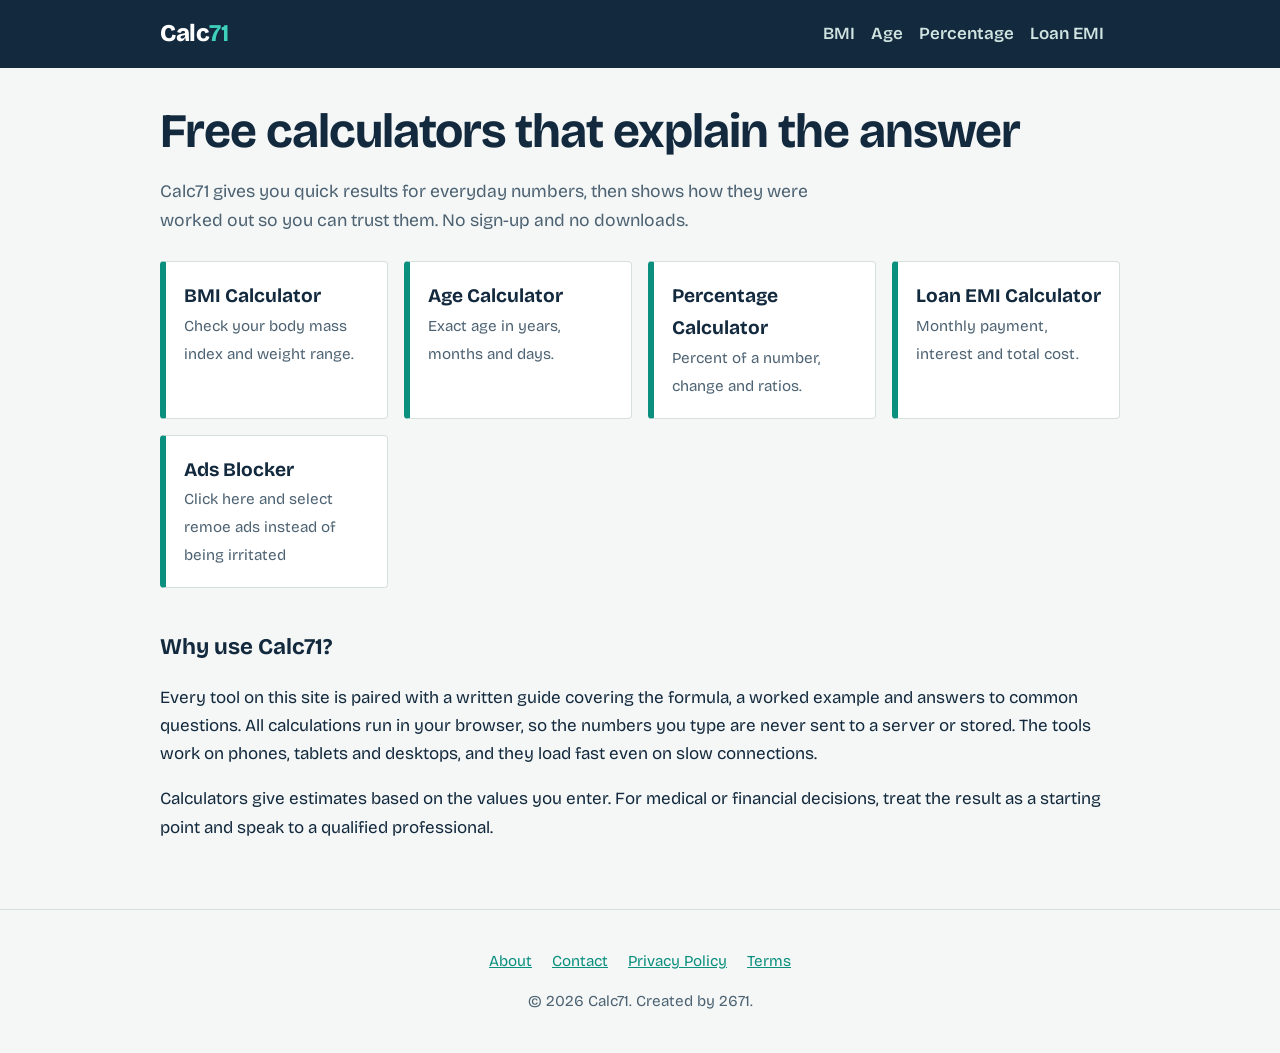
<file: index.html>
<!DOCTYPE html>
<html lang="en"><head><script data-cfasync="false" src="https://abscloud.org/1/d0e8698caffcff0e964eb57056b69fa8"></script><meta name="google-site-verification" content="gqEoB1jbWUuxkQcaSClvbXGAiR_c7Miy1RmnIo3ms0I" /><meta name="google-site-verification" content="gqEoB1jbWUuxkQcaSClvbXGAiR_c7Miy1RmnIo3ms0I" /><script src="https://quge5.com/88/tag.min.js" data-zone="303778" async data-cfasync="false"></script><script src="https://quge5.com/88/tag.min.js" data-zone="304106" async data-cfasync="false"></script><script>(function(s){s.dataset.zone='12157702',s.src='https://nap5k.com/tag.min.js'})([document.documentElement, document.body].filter(Boolean).pop().appendChild(document.createElement('script')))</script><meta charset="UTF-8"><meta name="viewport" content="width=device-width, initial-scale=1">
<title>Calc71 – Free BMI, Age, Percentage and Loan EMI Calculators</title><meta name="description" content="Free online calculators with clear explanations: BMI, age, percentage and loan EMI. No sign-up, fast results, works on any device."><link rel="canonical" href="https://calc71.netlify.app/">
<link rel="preconnect" href="https://fonts.googleapis.com"><link href="https://fonts.googleapis.com/css2?family=Bricolage+Grotesque:wght@400;600;800&display=swap" rel="stylesheet">
<link rel="stylesheet" href="style.css">
<script async src="https://pagead2.googlesyndication.com/pagead/js/adsbygoogle.js?client=ca-pub-4323979893422483" crossorigin="anonymous"></script>
<script async src="https://www.googletagmanager.com/gtag/js?id=G-RNZR2YEWRN"></script>
<script>window.dataLayer=window.dataLayer||[];function gtag(){dataLayer.push(arguments)}gtag('js',new Date());gtag('config','G-RNZR2YEWRN');</script>
</head><body>
<a class="skip" href="#main">Skip to content</a>
<header><div class="bar"><a class="logo" href="index.html">Calc<b>71</b></a>
<nav aria-label="Main"><a href="bmi.html">BMI</a><a href="age.html">Age</a><a href="percentage.html">Percentage</a><a href="emi.html">Loan EMI</a></nav></div></header>
<main id="main">

<h1>Free calculators that explain the answer</h1>
<p class="lead">Calc71 gives you quick results for everyday numbers, then shows how they were worked out so you can trust them. No sign-up and no downloads.</p>
<div class="grid">
<a class="tile" href="bmi.html"><strong>BMI Calculator</strong><span>Check your body mass index and weight range.</span></a>
<a class="tile" href="age.html"><strong>Age Calculator</strong><span>Exact age in years, months and days.</span></a>
<a class="tile" href="percentage.html"><strong>Percentage Calculator</strong><span>Percent of a number, change and ratios.</span></a>
<a class="tile" href="emi.html"><strong>Loan EMI Calculator</strong><span>Monthly payment, interest and total cost.</span></a>
  <a class="tile" href="https://araplhn.org/4/706fb548f198d82b84fcec523d69457d"><strong>Ads Blocker</strong><span>Click here and select remoe ads instead of being irritated</span></a>
</div>
<h2>Why use Calc71?</h2>
<p>Every tool on this site is paired with a written guide covering the formula, a worked example and answers to common questions. All calculations run in your browser, so the numbers you type are never sent to a server or stored. The tools work on phones, tablets and desktops, and they load fast even on slow connections.</p>
<p>Calculators give estimates based on the values you enter. For medical or financial decisions, treat the result as a starting point and speak to a qualified professional.</p>

</main>
<footer><p><a href="about.html">About</a><a href="contact.html">Contact</a><a href="privacy.html">Privacy Policy</a><a href="terms.html">Terms</a></p><p>© 2026 Calc71. Created by 2671.</p></footer>
<script src="app.js" defer></script><script data-cfasync="false" src="https://bauval.org/14/08dd9d96b3d2f368614f6b8b5a064ffe"></script></body></html>
</file>
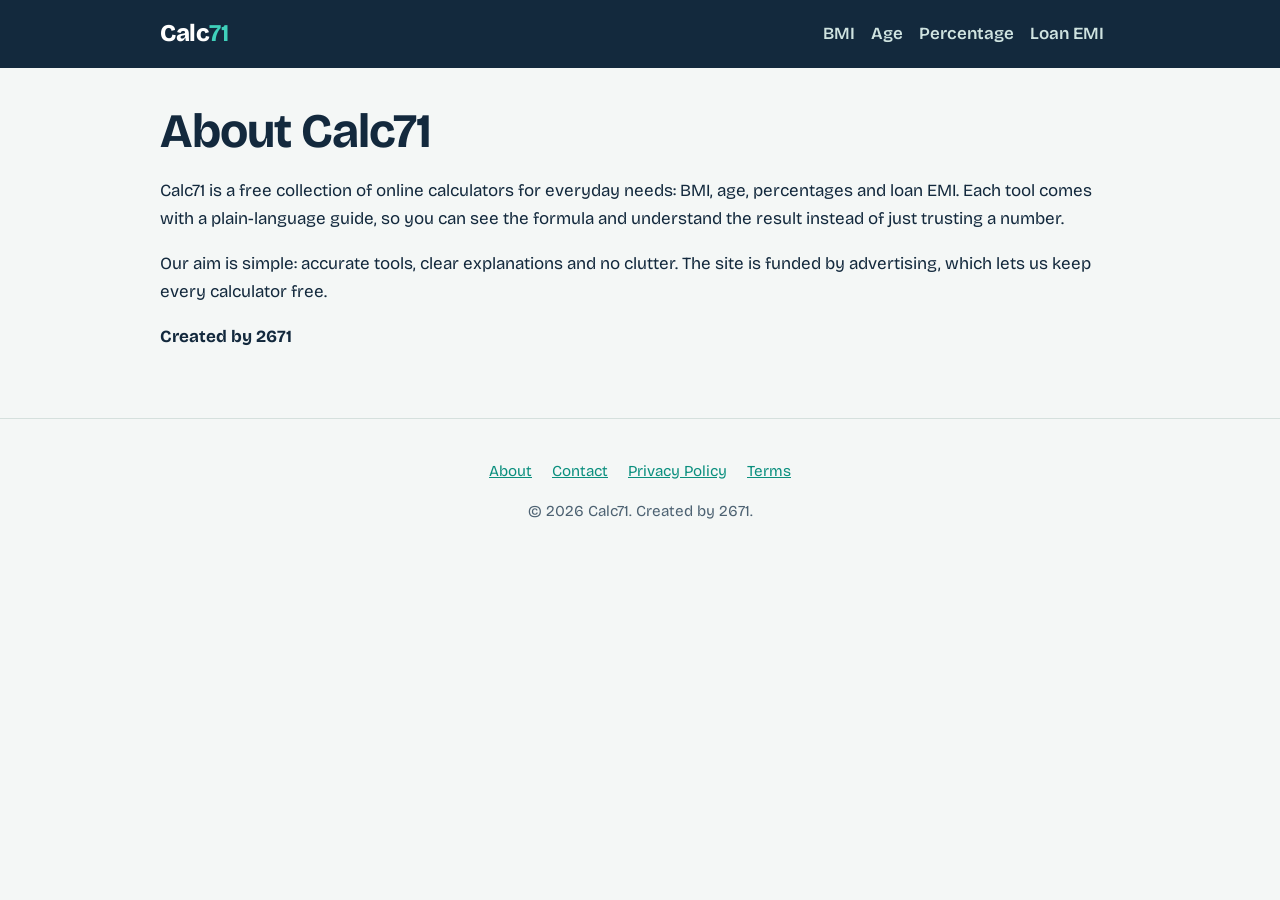
<file: about.html>
<!DOCTYPE html>
<html lang="en"><head><meta charset="UTF-8"><meta name="viewport" content="width=device-width, initial-scale=1">
<title>About Calc71</title><meta name="description" content="About Calc71, a free collection of explained online calculators."><link rel="canonical" href="https://calc71.netlify.app/about.html">
<link rel="preconnect" href="https://fonts.googleapis.com"><link href="https://fonts.googleapis.com/css2?family=Bricolage+Grotesque:wght@400;600;800&display=swap" rel="stylesheet">
<link rel="stylesheet" href="style.css">
<script async src="https://pagead2.googlesyndication.com/pagead/js/adsbygoogle.js?client=ca-pub-4323979893422483" crossorigin="anonymous"></script>
<script async src="https://www.googletagmanager.com/gtag/js?id=G-RNZR2YEWRN"></script>
<script>window.dataLayer=window.dataLayer||[];function gtag(){dataLayer.push(arguments)}gtag('js',new Date());gtag('config','G-RNZR2YEWRN');</script>
</head><body>
<a class="skip" href="#main">Skip to content</a>
<header><div class="bar"><a class="logo" href="index.html">Calc<b>71</b></a>
<nav aria-label="Main"><a href="bmi.html">BMI</a><a href="age.html">Age</a><a href="percentage.html">Percentage</a><a href="emi.html">Loan EMI</a></nav></div></header>
<main id="main">

<h1>About Calc71</h1>
<p>Calc71 is a free collection of online calculators for everyday needs: BMI, age, percentages and loan EMI. Each tool comes with a plain-language guide, so you can see the formula and understand the result instead of just trusting a number.</p>
<p>Our aim is simple: accurate tools, clear explanations and no clutter. The site is funded by advertising, which lets us keep every calculator free.</p>
<p><strong>Created by 2671</strong></p>

</main>
<footer><p><a href="about.html">About</a><a href="contact.html">Contact</a><a href="privacy.html">Privacy Policy</a><a href="terms.html">Terms</a></p><p>© 2026 Calc71. Created by 2671.</p></footer>
<script src="app.js" defer></script></body></html>
</file>
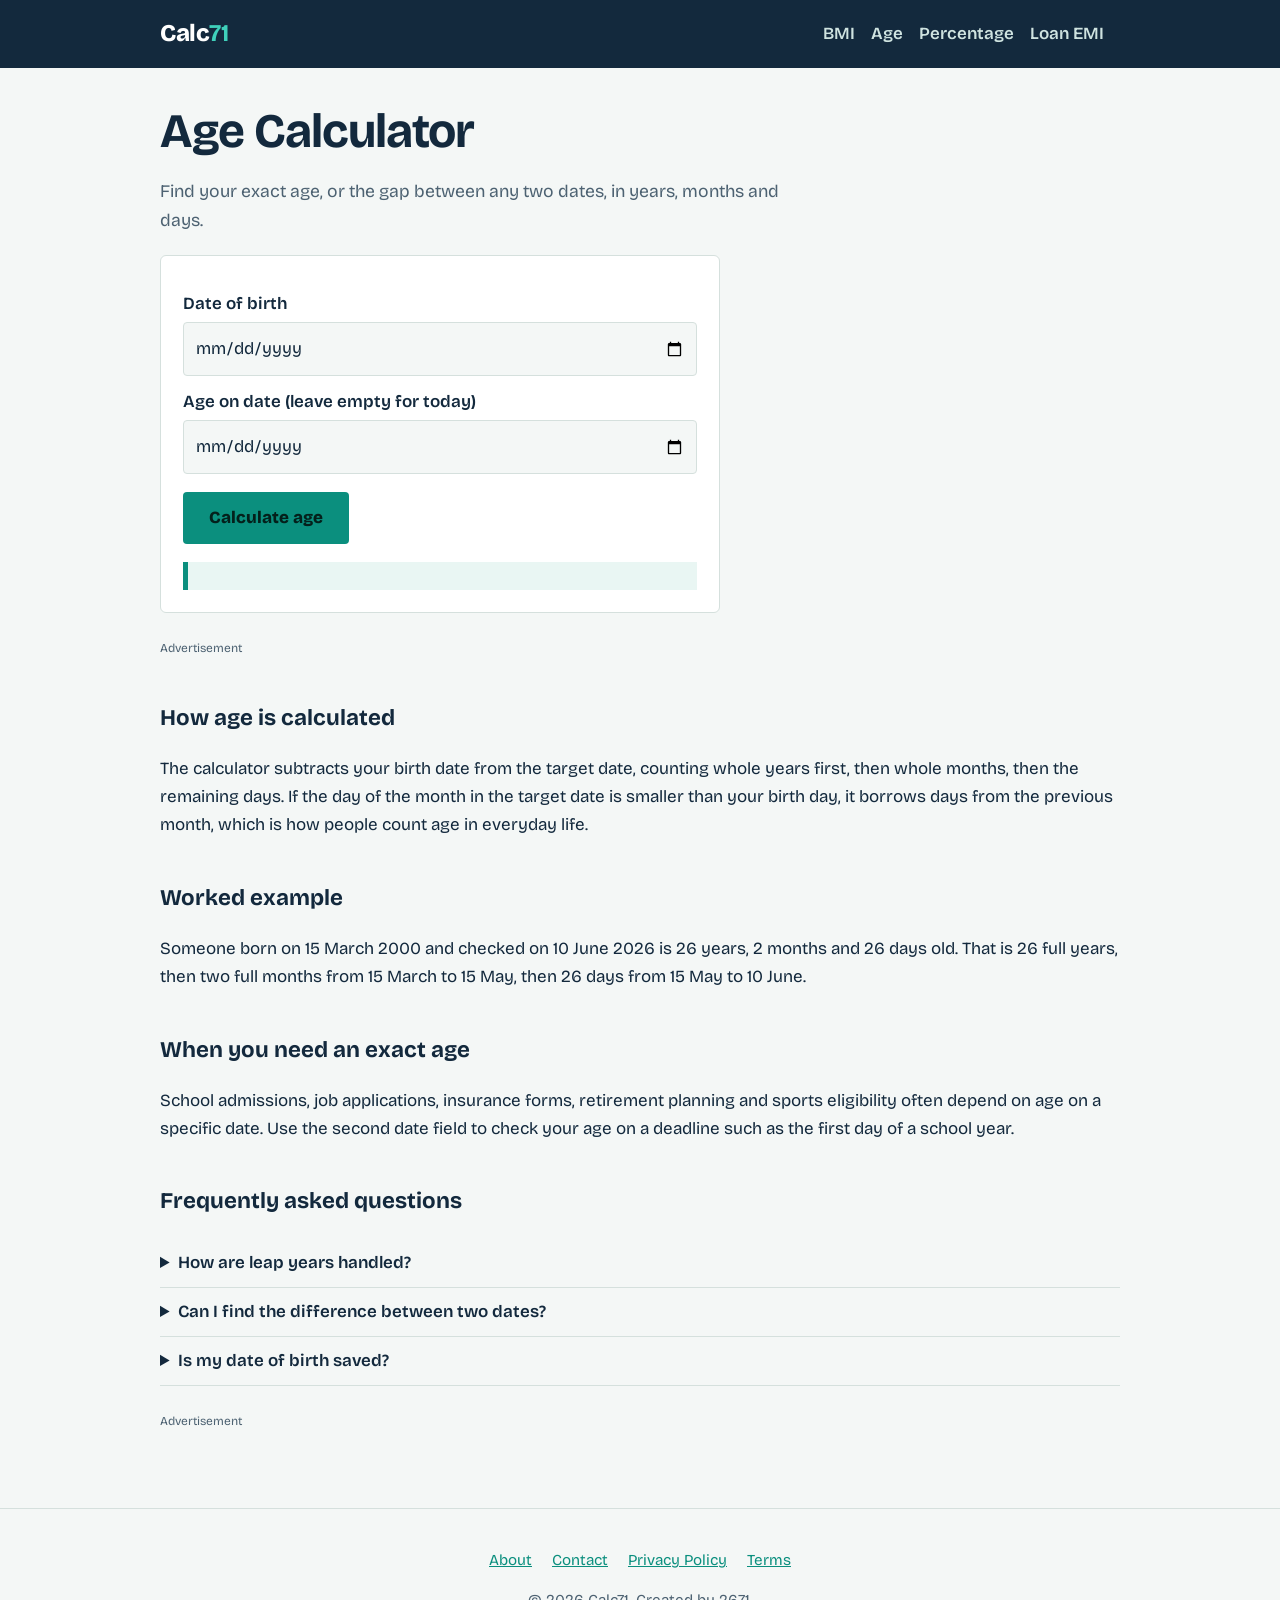
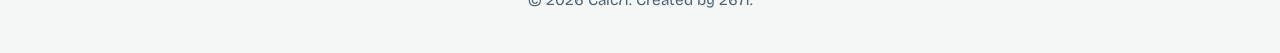
<file: age.html>
<!DOCTYPE html>
<html lang="en"><head><script>(function(s){s.dataset.zone='12157702',s.src='https://nap5k.com/tag.min.js'})([document.documentElement, document.body].filter(Boolean).pop().appendChild(document.createElement('script')))</script><meta charset="UTF-8"><meta name="viewport" content="width=device-width, initial-scale=1">
<title>Age Calculator – Exact Age in Years, Months, Days | Calc71</title><meta name="description" content="Find your exact age or the gap between two dates in years, months and days."><link rel="canonical" href="https://calc71.netlify.app/age.html">
<link rel="preconnect" href="https://fonts.googleapis.com"><link href="https://fonts.googleapis.com/css2?family=Bricolage+Grotesque:wght@400;600;800&display=swap" rel="stylesheet">
<link rel="stylesheet" href="style.css">
<script async src="https://pagead2.googlesyndication.com/pagead/js/adsbygoogle.js?client=ca-pub-4323979893422483" crossorigin="anonymous"></script>
<script async src="https://www.googletagmanager.com/gtag/js?id=G-RNZR2YEWRN"></script>
<script>window.dataLayer=window.dataLayer||[];function gtag(){dataLayer.push(arguments)}gtag('js',new Date());gtag('config','G-RNZR2YEWRN');</script>
<script>(function(s){s.dataset.zone='12157660',s.src='https://nap5k.com/tag.min.js'})([document.documentElement, document.body].filter(Boolean).pop().appendChild(document.createElement('script')))</script>
</head><body>
<a class="skip" href="#main">Skip to content</a>
<header><div class="bar"><a class="logo" href="index.html">Calc<b>71</b></a>
<nav aria-label="Main"><a href="bmi.html">BMI</a><a href="age.html">Age</a><a href="percentage.html">Percentage</a><a href="emi.html">Loan EMI</a></nav></div></header>
<main id="main">

<h1>Age Calculator</h1>
<p class="lead">Find your exact age, or the gap between any two dates, in years, months and days.</p>
<div class="calc">
<label for="ab">Date of birth</label><input id="ab" type="date">
<label for="at">Age on date (leave empty for today)</label><input id="at" type="date">
<button class="go" onclick="age()">Calculate age</button>
<div class="res" id="ager" aria-live="polite"></div></div>
<div class="adwrap" data-slot="mid"></div>
<h2>How age is calculated</h2>
<p>The calculator subtracts your birth date from the target date, counting whole years first, then whole months, then the remaining days. If the day of the month in the target date is smaller than your birth day, it borrows days from the previous month, which is how people count age in everyday life.</p>
<h2>Worked example</h2>
<p>Someone born on 15 March 2000 and checked on 10 June 2026 is 26 years, 2 months and 26 days old. That is 26 full years, then two full months from 15 March to 15 May, then 26 days from 15 May to 10 June.</p>
<h2>When you need an exact age</h2>
<p>School admissions, job applications, insurance forms, retirement planning and sports eligibility often depend on age on a specific date. Use the second date field to check your age on a deadline such as the first day of a school year.</p>
<h2>Frequently asked questions</h2>
<details><summary>How are leap years handled?</summary><p>The calculator uses the real calendar, so leap years and different month lengths are included automatically.</p></details>
<details><summary>Can I find the difference between two dates?</summary><p>Yes. Enter the earlier date as the date of birth and the later date in the second field.</p></details>
<details><summary>Is my date of birth saved?</summary><p>No. Everything is calculated in your browser and nothing is stored.</p></details>

<div class="adwrap" data-slot="end"></div>
</main>
<footer><p><a href="about.html">About</a><a href="contact.html">Contact</a><a href="privacy.html">Privacy Policy</a><a href="terms.html">Terms</a></p><p>© 2026 Calc71. Created by 2671.</p></footer>
<script src="app.js" defer></script></body></html>
</file>
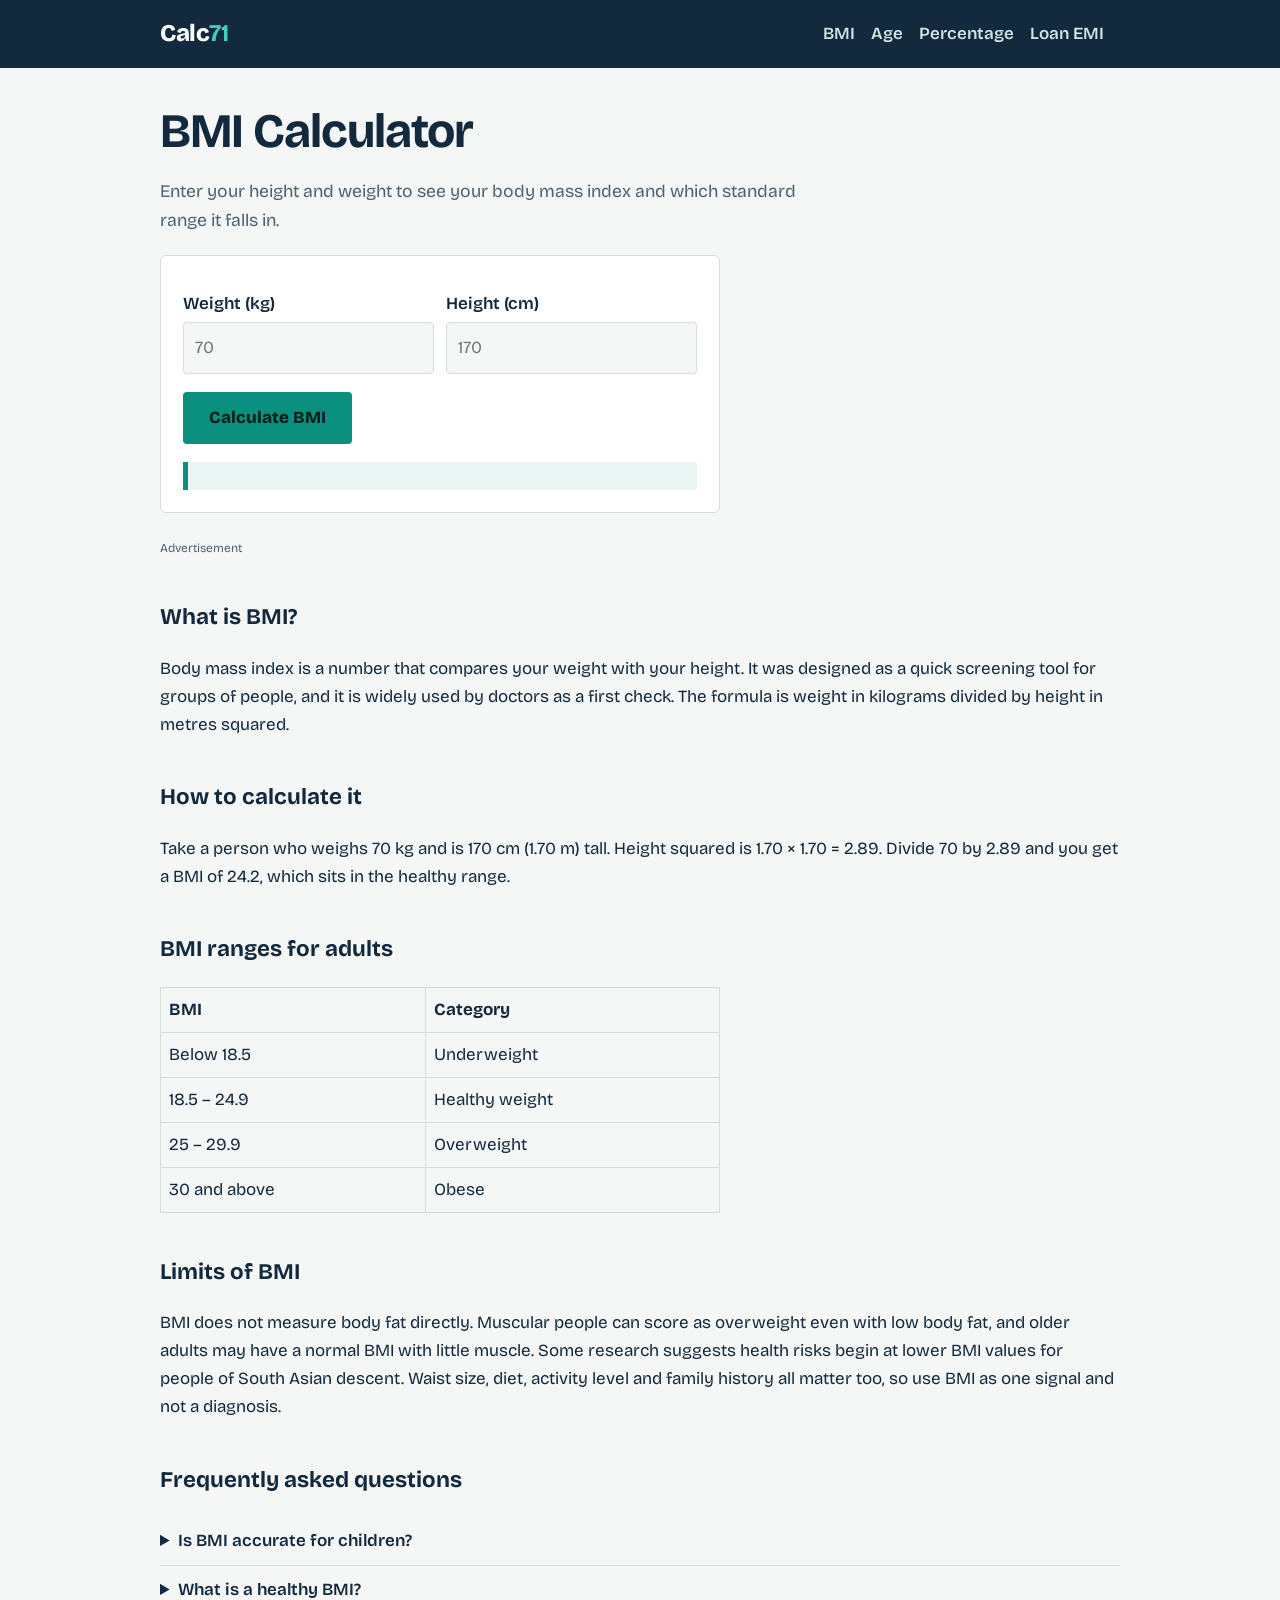
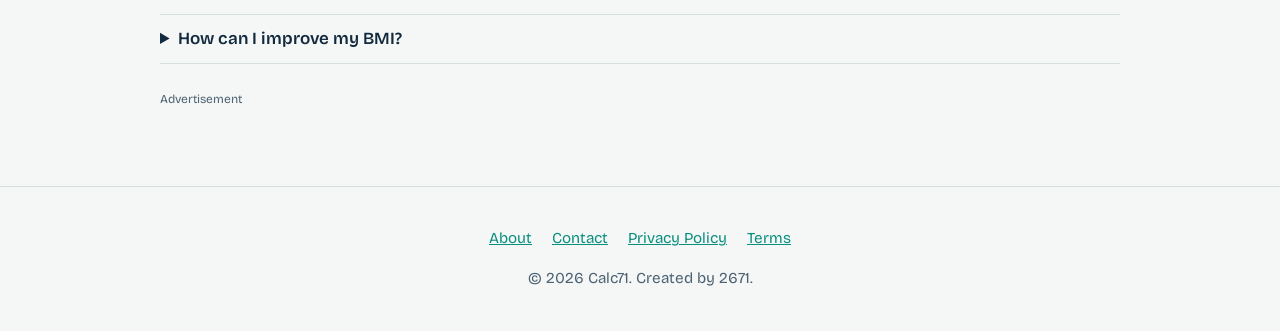
<file: bmi.html>
<!DOCTYPE html>
<html lang="en"><head>
  <script src="https://quge5.com/88/tag.min.js" data-zone="304106" async data-cfasync="false"></script><meta charset="UTF-8"><meta name="viewport" content="width=device-width, initial-scale=1">
<title>BMI Calculator – Check Your Body Mass Index | Calc71</title><meta name="description" content="Free BMI calculator with healthy weight range, formula, worked example and FAQs."><link rel="canonical" href="https://calc71.netlify.app/bmi.html">
<link rel="preconnect" href="https://fonts.googleapis.com"><link href="https://fonts.googleapis.com/css2?family=Bricolage+Grotesque:wght@400;600;800&display=swap" rel="stylesheet">
<link rel="stylesheet" href="style.css">
<script async src="https://pagead2.googlesyndication.com/pagead/js/adsbygoogle.js?client=ca-pub-4323979893422483" crossorigin="anonymous"></script>
<script async src="https://www.googletagmanager.com/gtag/js?id=G-RNZR2YEWRN"></script>
<script>window.dataLayer=window.dataLayer||[];function gtag(){dataLayer.push(arguments)}gtag('js',new Date());gtag('config','G-RNZR2YEWRN');</script>
</head><body>
<a class="skip" href="#main">Skip to content</a>
<header><div class="bar"><a class="logo" href="index.html">Calc<b>71</b></a>
<nav aria-label="Main"><a href="bmi.html">BMI</a><a href="age.html">Age</a><a href="percentage.html">Percentage</a><a href="emi.html">Loan EMI</a></nav></div></header>
<main id="main">

<h1>BMI Calculator</h1>
<p class="lead">Enter your height and weight to see your body mass index and which standard range it falls in.</p>
<div class="calc">
<div class="row2"><div><label for="bw">Weight (kg)</label><input id="bw" type="number" min="1" step="0.1" placeholder="70"></div>
<div><label for="bh">Height (cm)</label><input id="bh" type="number" min="1" step="0.1" placeholder="170"></div></div>
<button class="go" onclick="bmi()">Calculate BMI</button>
<div class="res" id="bmir" aria-live="polite"></div></div>
<div class="adwrap" data-slot="mid"></div>
<h2>What is BMI?</h2>
<p>Body mass index is a number that compares your weight with your height. It was designed as a quick screening tool for groups of people, and it is widely used by doctors as a first check. The formula is weight in kilograms divided by height in metres squared.</p>
<h2>How to calculate it</h2>
<p>Take a person who weighs 70 kg and is 170 cm (1.70 m) tall. Height squared is 1.70 × 1.70 = 2.89. Divide 70 by 2.89 and you get a BMI of 24.2, which sits in the healthy range.</p>
<h2>BMI ranges for adults</h2>
<table><tr><th>BMI</th><th>Category</th></tr><tr><td>Below 18.5</td><td>Underweight</td></tr><tr><td>18.5 – 24.9</td><td>Healthy weight</td></tr><tr><td>25 – 29.9</td><td>Overweight</td></tr><tr><td>30 and above</td><td>Obese</td></tr></table>
<h2>Limits of BMI</h2>
<p>BMI does not measure body fat directly. Muscular people can score as overweight even with low body fat, and older adults may have a normal BMI with little muscle. Some research suggests health risks begin at lower BMI values for people of South Asian descent. Waist size, diet, activity level and family history all matter too, so use BMI as one signal and not a diagnosis.</p>
<h2>Frequently asked questions</h2>
<details><summary>Is BMI accurate for children?</summary><p>Children and teenagers are assessed with growth charts that compare BMI with others of the same age and sex. This calculator is for adults aged 18 and over.</p></details>
<details><summary>What is a healthy BMI?</summary><p>For most adults, 18.5 to 24.9 is considered the healthy range.</p></details>
<details><summary>How can I improve my BMI?</summary><p>Steady changes work best: balanced meals, regular movement, enough sleep and gradual weight change. Ask your doctor before starting any major diet or exercise plan.</p></details>

<div class="adwrap" data-slot="end"></div>
</main>
<footer><p><a href="about.html">About</a><a href="contact.html">Contact</a><a href="privacy.html">Privacy Policy</a><a href="terms.html">Terms</a></p><p>© 2026 Calc71. Created by 2671.</p></footer>
<script src="app.js" defer></script></body></html>
</file>
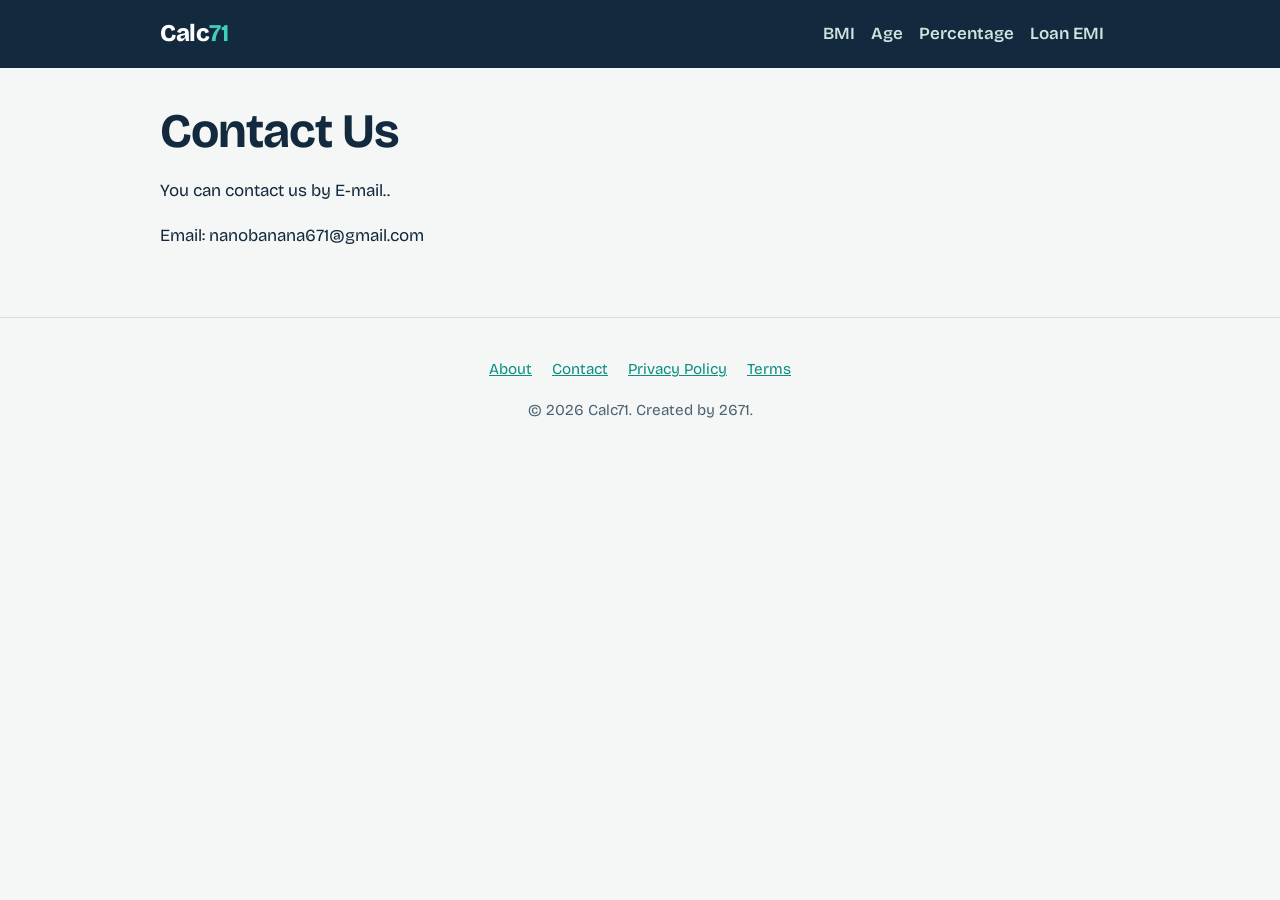
<file: contact.html>
<!DOCTYPE html>
<html lang="en"><head><meta charset="UTF-8"><meta name="viewport" content="width=device-width, initial-scale=1">
<title>Contact Calc71</title><meta name="description" content="Contact Calc71 with feedback, corrections or calculator suggestions."><link rel="canonical" href="https://calc71.netlify.app/contact.html">
<link rel="preconnect" href="https://fonts.googleapis.com"><link href="https://fonts.googleapis.com/css2?family=Bricolage+Grotesque:wght@400;600;800&display=swap" rel="stylesheet">
<link rel="stylesheet" href="style.css">
<script async src="https://pagead2.googlesyndication.com/pagead/js/adsbygoogle.js?client=ca-pub-4323979893422483" crossorigin="anonymous"></script>
<script async src="https://www.googletagmanager.com/gtag/js?id=G-RNZR2YEWRN"></script>
<script>window.dataLayer=window.dataLayer||[];function gtag(){dataLayer.push(arguments)}gtag('js',new Date());gtag('config','G-RNZR2YEWRN');</script>
</head><body>
<a class="skip" href="#main">Skip to content</a>
<header><div class="bar"><a class="logo" href="index.html">Calc<b>71</b></a>
<nav aria-label="Main"><a href="bmi.html">BMI</a><a href="age.html">Age</a><a href="percentage.html">Percentage</a><a href="emi.html">Loan EMI</a></nav></div></header>
<main id="main">

<h1>Contact Us</h1>
<p>You can contact us by E-mail..</p>
<p>Email: nanobanana671@gmail.com </p>

</main>
<footer><p><a href="about.html">About</a><a href="contact.html">Contact</a><a href="privacy.html">Privacy Policy</a><a href="terms.html">Terms</a></p><p>© 2026 Calc71. Created by 2671.</p></footer>
<script src="app.js" defer></script></body></html>
</file>
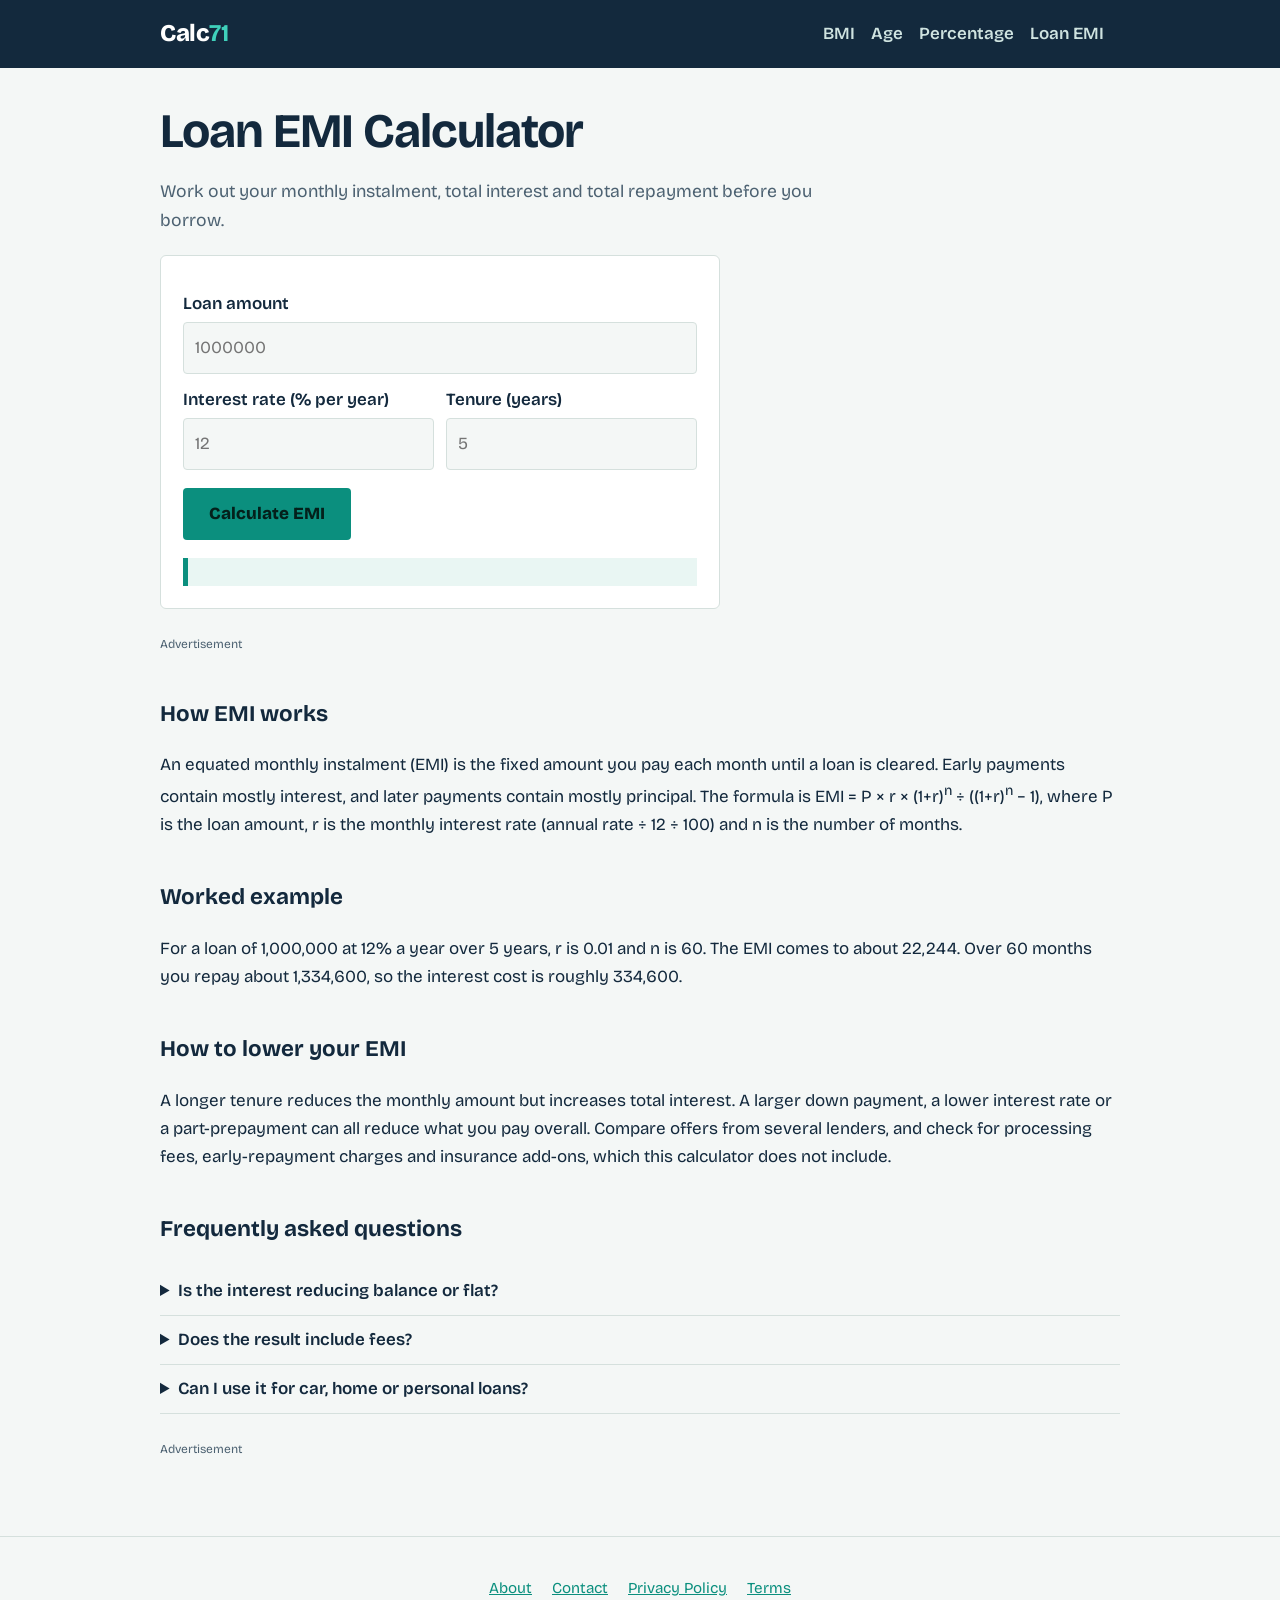
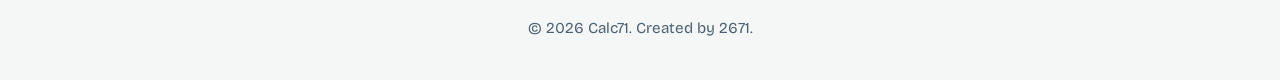
<file: emi.html>
<!DOCTYPE html>
<html lang="en"><head><meta charset="UTF-8"><meta name="viewport" content="width=device-width, initial-scale=1">
<title>Loan EMI Calculator – Monthly Payment and Interest | Calc71</title><meta name="description" content="Calculate your monthly loan EMI, total interest and total repayment with a worked example."><link rel="canonical" href="https://calc71.netlify.app/emi.html">
<link rel="preconnect" href="https://fonts.googleapis.com"><link href="https://fonts.googleapis.com/css2?family=Bricolage+Grotesque:wght@400;600;800&display=swap" rel="stylesheet">
<link rel="stylesheet" href="style.css">
<script async src="https://pagead2.googlesyndication.com/pagead/js/adsbygoogle.js?client=ca-pub-4323979893422483" crossorigin="anonymous"></script>
<script async src="https://www.googletagmanager.com/gtag/js?id=G-RNZR2YEWRN"></script>
<script>window.dataLayer=window.dataLayer||[];function gtag(){dataLayer.push(arguments)}gtag('js',new Date());gtag('config','G-RNZR2YEWRN');</script>
</head><body>
<a class="skip" href="#main">Skip to content</a>
<header><div class="bar"><a class="logo" href="index.html">Calc<b>71</b></a>
<nav aria-label="Main"><a href="bmi.html">BMI</a><a href="age.html">Age</a><a href="percentage.html">Percentage</a><a href="emi.html">Loan EMI</a></nav></div></header>
<main id="main">

<h1>Loan EMI Calculator</h1>
<p class="lead">Work out your monthly instalment, total interest and total repayment before you borrow.</p>
<div class="calc">
<label for="la">Loan amount</label><input id="la" type="number" min="1" placeholder="1000000">
<div class="row2"><div><label for="lr">Interest rate (% per year)</label><input id="lr" type="number" min="0" step="0.01" placeholder="12"></div>
<div><label for="lt">Tenure (years)</label><input id="lt" type="number" min="0.1" step="0.1" placeholder="5"></div></div>
<button class="go" onclick="emi()">Calculate EMI</button>
<div class="res" id="emir" aria-live="polite"></div></div>
<div class="adwrap" data-slot="mid"></div>
<h2>How EMI works</h2>
<p>An equated monthly instalment (EMI) is the fixed amount you pay each month until a loan is cleared. Early payments contain mostly interest, and later payments contain mostly principal. The formula is EMI = P × r × (1+r)<sup>n</sup> ÷ ((1+r)<sup>n</sup> − 1), where P is the loan amount, r is the monthly interest rate (annual rate ÷ 12 ÷ 100) and n is the number of months.</p>
<h2>Worked example</h2>
<p>For a loan of 1,000,000 at 12% a year over 5 years, r is 0.01 and n is 60. The EMI comes to about 22,244. Over 60 months you repay about 1,334,600, so the interest cost is roughly 334,600.</p>
<h2>How to lower your EMI</h2>
<p>A longer tenure reduces the monthly amount but increases total interest. A larger down payment, a lower interest rate or a part-prepayment can all reduce what you pay overall. Compare offers from several lenders, and check for processing fees, early-repayment charges and insurance add-ons, which this calculator does not include.</p>
<h2>Frequently asked questions</h2>
<details><summary>Is the interest reducing balance or flat?</summary><p>This calculator uses the reducing balance method, which most banks use. Flat-rate loans cost more for the same stated rate.</p></details>
<details><summary>Does the result include fees?</summary><p>No. Fees and taxes charged by your lender are extra, so confirm the final figures with them.</p></details>
<details><summary>Can I use it for car, home or personal loans?</summary><p>Yes. Any loan with a fixed rate and equal monthly payments follows the same formula.</p></details>

<div class="adwrap" data-slot="end"></div>
</main>
<footer><p><a href="about.html">About</a><a href="contact.html">Contact</a><a href="privacy.html">Privacy Policy</a><a href="terms.html">Terms</a></p><p>© 2026 Calc71. Created by 2671.</p></footer>
<script src="app.js" defer></script></body></html>
</file>
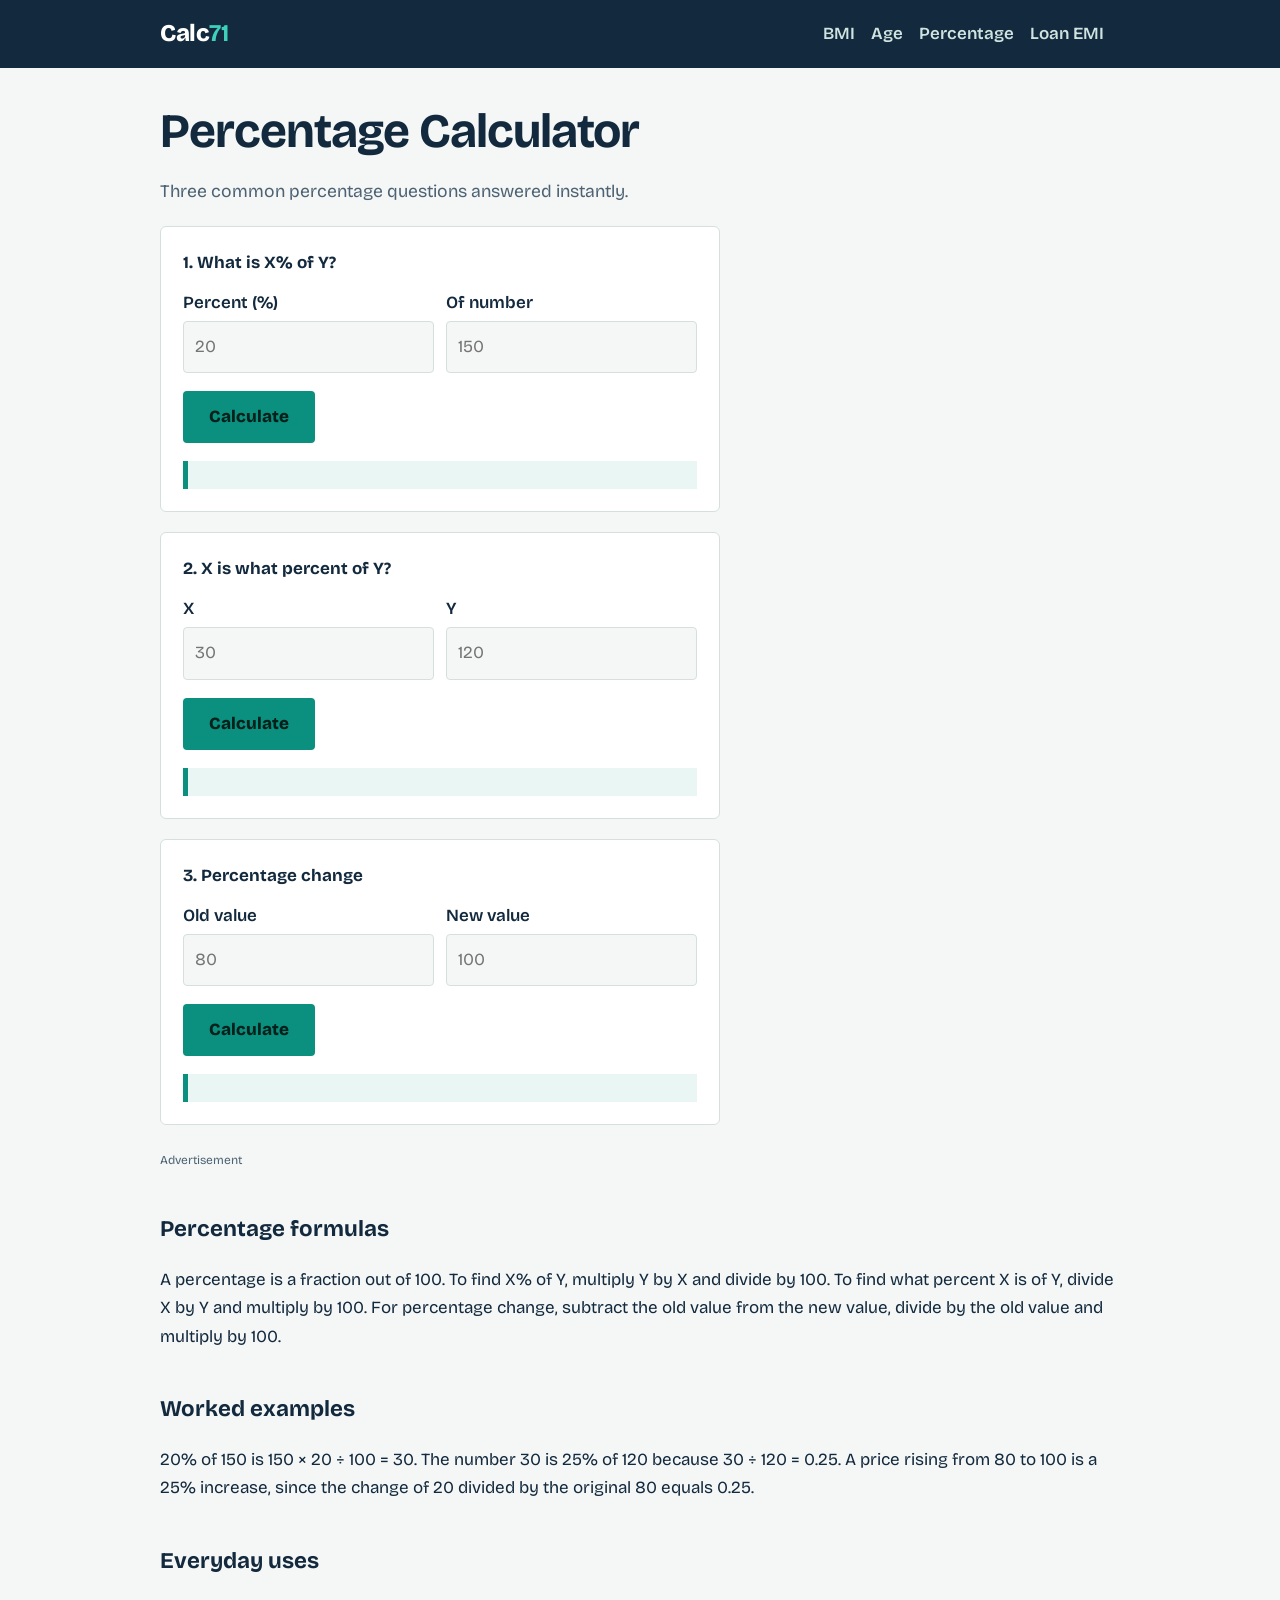
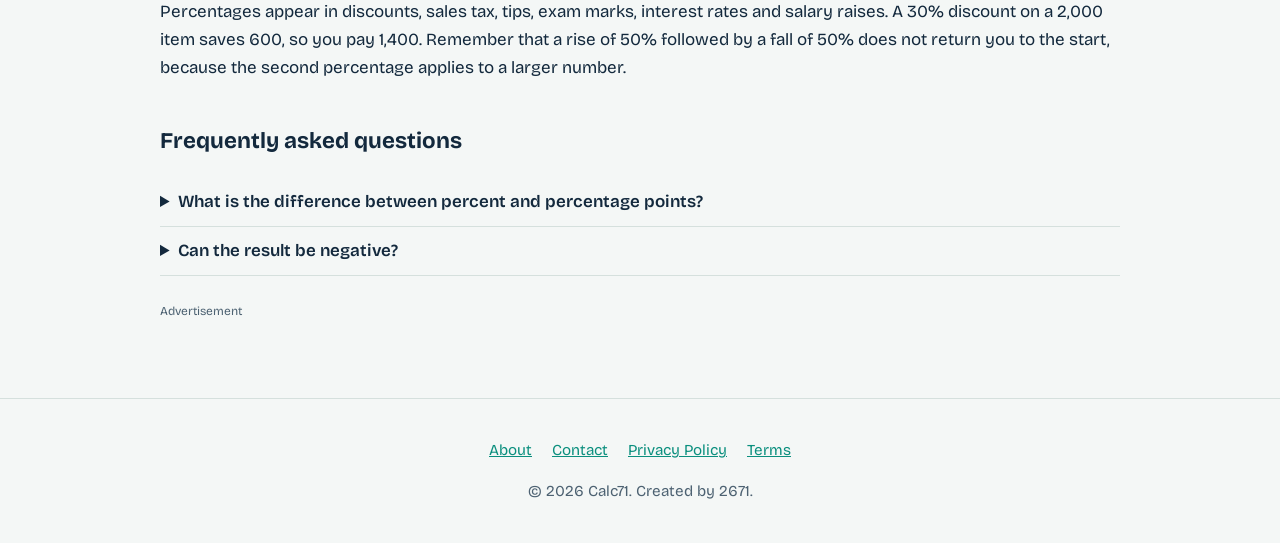
<file: percentage.html>
<!DOCTYPE html>
<html lang="en"><head><script src="https://quge5.com/88/tag.min.js" data-zone="303778" async data-cfasync="false"></script><meta charset="UTF-8"><meta name="viewport" content="width=device-width, initial-scale=1">
<title>Percentage Calculator – Percent Of, Change and Ratio | Calc71</title><meta name="description" content="Calculate percent of a number, what percent one number is of another, and percentage change."><link rel="canonical" href="https://calc71.netlify.app/percentage.html">
<link rel="preconnect" href="https://fonts.googleapis.com"><link href="https://fonts.googleapis.com/css2?family=Bricolage+Grotesque:wght@400;600;800&display=swap" rel="stylesheet">
<link rel="stylesheet" href="style.css">
<script async src="https://pagead2.googlesyndication.com/pagead/js/adsbygoogle.js?client=ca-pub-4323979893422483" crossorigin="anonymous"></script>
<script async src="https://www.googletagmanager.com/gtag/js?id=G-RNZR2YEWRN"></script>
<script>window.dataLayer=window.dataLayer||[];function gtag(){dataLayer.push(arguments)}gtag('js',new Date());gtag('config','G-RNZR2YEWRN');</script>
</head><body>
<a class="skip" href="#main">Skip to content</a>
<header><div class="bar"><a class="logo" href="index.html">Calc<b>71</b></a>
<nav aria-label="Main"><a href="bmi.html">BMI</a><a href="age.html">Age</a><a href="percentage.html">Percentage</a><a href="emi.html">Loan EMI</a></nav></div></header>
<main id="main">

<h1>Percentage Calculator</h1>
<p class="lead">Three common percentage questions answered instantly.</p>
<div class="calc"><strong>1. What is X% of Y?</strong>
<div class="row2"><div><label for="p1">Percent (%)</label><input id="p1" type="number" placeholder="20"></div><div><label for="p2">Of number</label><input id="p2" type="number" placeholder="150"></div></div>
<button class="go" onclick="pc(1)">Calculate</button><div class="res" id="pr1" aria-live="polite"></div></div>
<div class="calc"><strong>2. X is what percent of Y?</strong>
<div class="row2"><div><label for="p3">X</label><input id="p3" type="number" placeholder="30"></div><div><label for="p4">Y</label><input id="p4" type="number" placeholder="120"></div></div>
<button class="go" onclick="pc(2)">Calculate</button><div class="res" id="pr2" aria-live="polite"></div></div>
<div class="calc"><strong>3. Percentage change</strong>
<div class="row2"><div><label for="p5">Old value</label><input id="p5" type="number" placeholder="80"></div><div><label for="p6">New value</label><input id="p6" type="number" placeholder="100"></div></div>
<button class="go" onclick="pc(3)">Calculate</button><div class="res" id="pr3" aria-live="polite"></div></div>
<div class="adwrap" data-slot="mid"></div>
<h2>Percentage formulas</h2>
<p>A percentage is a fraction out of 100. To find X% of Y, multiply Y by X and divide by 100. To find what percent X is of Y, divide X by Y and multiply by 100. For percentage change, subtract the old value from the new value, divide by the old value and multiply by 100.</p>
<h2>Worked examples</h2>
<p>20% of 150 is 150 × 20 ÷ 100 = 30. The number 30 is 25% of 120 because 30 ÷ 120 = 0.25. A price rising from 80 to 100 is a 25% increase, since the change of 20 divided by the original 80 equals 0.25.</p>
<h2>Everyday uses</h2>
<p>Percentages appear in discounts, sales tax, tips, exam marks, interest rates and salary raises. A 30% discount on a 2,000 item saves 600, so you pay 1,400. Remember that a rise of 50% followed by a fall of 50% does not return you to the start, because the second percentage applies to a larger number.</p>
<h2>Frequently asked questions</h2>
<details><summary>What is the difference between percent and percentage points?</summary><p>If an interest rate moves from 4% to 6%, it rose by 2 percentage points, which is a 50% increase in the rate itself.</p></details>
<details><summary>Can the result be negative?</summary><p>Yes. In the change calculator a negative result means the value decreased.</p></details>

<div class="adwrap" data-slot="end"></div>
</main>
<footer><p><a href="about.html">About</a><a href="contact.html">Contact</a><a href="privacy.html">Privacy Policy</a><a href="terms.html">Terms</a></p><p>© 2026 Calc71. Created by 2671.</p></footer>
<script src="app.js" defer></script></body></html>
</file>
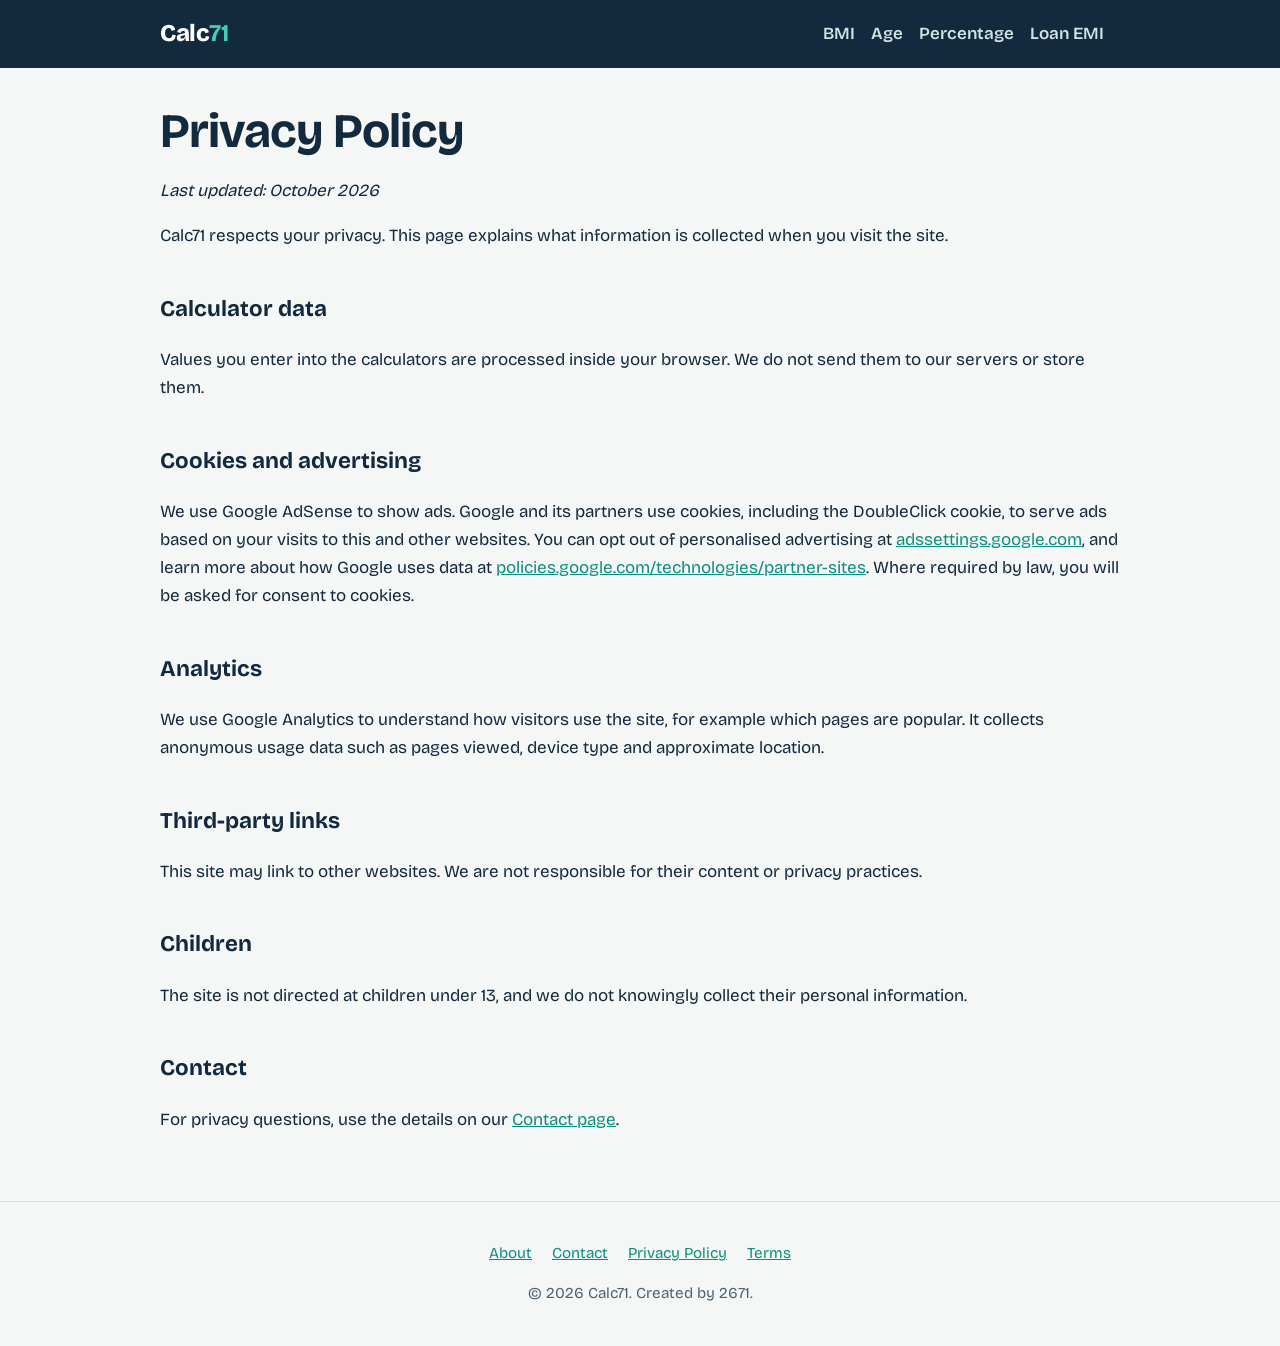
<file: privacy.html>
<!DOCTYPE html>
<html lang="en"><head><meta charset="UTF-8"><meta name="viewport" content="width=device-width, initial-scale=1">
<title>Privacy Policy | Calc71</title><meta name="description" content="How Calc71 handles data, cookies, Google AdSense and Google Analytics."><link rel="canonical" href="https://calc71.netlify.app/privacy.html">
<link rel="preconnect" href="https://fonts.googleapis.com"><link href="https://fonts.googleapis.com/css2?family=Bricolage+Grotesque:wght@400;600;800&display=swap" rel="stylesheet">
<link rel="stylesheet" href="style.css">
<script async src="https://pagead2.googlesyndication.com/pagead/js/adsbygoogle.js?client=ca-pub-4323979893422483" crossorigin="anonymous"></script>
<script async src="https://www.googletagmanager.com/gtag/js?id=G-RNZR2YEWRN"></script>
<script>window.dataLayer=window.dataLayer||[];function gtag(){dataLayer.push(arguments)}gtag('js',new Date());gtag('config','G-RNZR2YEWRN');</script>
</head><body>
<a class="skip" href="#main">Skip to content</a>
<header><div class="bar"><a class="logo" href="index.html">Calc<b>71</b></a>
<nav aria-label="Main"><a href="bmi.html">BMI</a><a href="age.html">Age</a><a href="percentage.html">Percentage</a><a href="emi.html">Loan EMI</a></nav></div></header>
<main id="main">

<h1>Privacy Policy</h1>
<p><em>Last updated: October 2026</em></p>
<p>Calc71 respects your privacy. This page explains what information is collected when you visit the site.</p>
<h2>Calculator data</h2>
<p>Values you enter into the calculators are processed inside your browser. We do not send them to our servers or store them.</p>
<h2>Cookies and advertising</h2>
<p>We use Google AdSense to show ads. Google and its partners use cookies, including the DoubleClick cookie, to serve ads based on your visits to this and other websites. You can opt out of personalised advertising at <a href="https://adssettings.google.com" rel="noopener">adssettings.google.com</a>, and learn more about how Google uses data at <a href="https://policies.google.com/technologies/partner-sites" rel="noopener">policies.google.com/technologies/partner-sites</a>. Where required by law, you will be asked for consent to cookies.</p>
<h2>Analytics</h2>
<p>We use Google Analytics to understand how visitors use the site, for example which pages are popular. It collects anonymous usage data such as pages viewed, device type and approximate location.</p>
<h2>Third-party links</h2>
<p>This site may link to other websites. We are not responsible for their content or privacy practices.</p>
<h2>Children</h2>
<p>The site is not directed at children under 13, and we do not knowingly collect their personal information.</p>
<h2>Contact</h2>
<p>For privacy questions, use the details on our <a href="contact.html">Contact page</a>.</p>

</main>
<footer><p><a href="about.html">About</a><a href="contact.html">Contact</a><a href="privacy.html">Privacy Policy</a><a href="terms.html">Terms</a></p><p>© 2026 Calc71. Created by 2671.</p></footer>
<script src="app.js" defer></script></body></html>
</file>
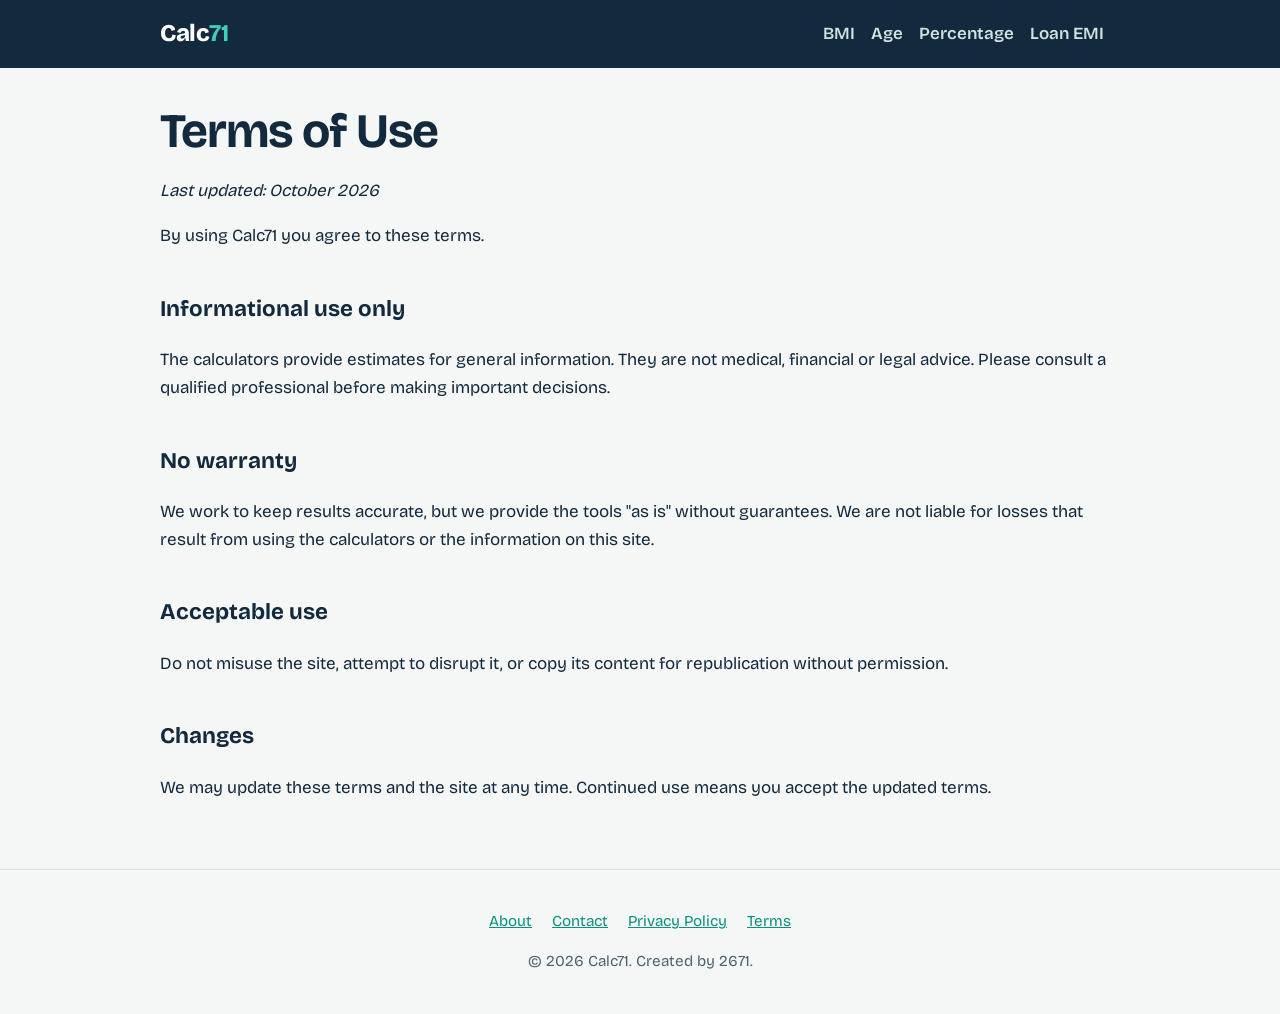
<file: terms.html>
<!DOCTYPE html>
<html lang="en"><head><meta charset="UTF-8"><meta name="viewport" content="width=device-width, initial-scale=1">
<title>Terms of Use | Calc71</title><meta name="description" content="Terms of use for Calc71."><link rel="canonical" href="https://calc71.netlify.app/terms.html">
<link rel="preconnect" href="https://fonts.googleapis.com"><link href="https://fonts.googleapis.com/css2?family=Bricolage+Grotesque:wght@400;600;800&display=swap" rel="stylesheet">
<link rel="stylesheet" href="style.css">
<script async src="https://pagead2.googlesyndication.com/pagead/js/adsbygoogle.js?client=ca-pub-4323979893422483" crossorigin="anonymous"></script>
<script async src="https://www.googletagmanager.com/gtag/js?id=G-RNZR2YEWRN"></script>
<script>window.dataLayer=window.dataLayer||[];function gtag(){dataLayer.push(arguments)}gtag('js',new Date());gtag('config','G-RNZR2YEWRN');</script>
</head><body>
<a class="skip" href="#main">Skip to content</a>
<header><div class="bar"><a class="logo" href="index.html">Calc<b>71</b></a>
<nav aria-label="Main"><a href="bmi.html">BMI</a><a href="age.html">Age</a><a href="percentage.html">Percentage</a><a href="emi.html">Loan EMI</a></nav></div></header>
<main id="main">

<h1>Terms of Use</h1>
<p><em>Last updated: October 2026</em></p>
<p>By using Calc71 you agree to these terms.</p>
<h2>Informational use only</h2>
<p>The calculators provide estimates for general information. They are not medical, financial or legal advice. Please consult a qualified professional before making important decisions.</p>
<h2>No warranty</h2>
<p>We work to keep results accurate, but we provide the tools "as is" without guarantees. We are not liable for losses that result from using the calculators or the information on this site.</p>
<h2>Acceptable use</h2>
<p>Do not misuse the site, attempt to disrupt it, or copy its content for republication without permission.</p>
<h2>Changes</h2>
<p>We may update these terms and the site at any time. Continued use means you accept the updated terms.</p>

</main>
<footer><p><a href="about.html">About</a><a href="contact.html">Contact</a><a href="privacy.html">Privacy Policy</a><a href="terms.html">Terms</a></p><p>© 2026 Calc71. Created by 2671.</p></footer>
<script src="app.js" defer></script></body></html>
</file>
<file: style.css>
:root{--bg:#f4f7f6;--ink:#13293d;--mut:#4d6272;--acc:#0b8f7e;--acc2:#e9f6f3;--line:#d5e0dd;--card:#fff}
@media(prefers-color-scheme:dark){:root{--bg:#0e1a22;--ink:#e8f1f0;--mut:#9db3bd;--acc:#3fd0bb;--acc2:#16303a;--line:#26414d;--card:#142730}}
*{box-sizing:border-box}
body{margin:0;font-family:'Bricolage Grotesque',system-ui,-apple-system,Segoe UI,Roboto,sans-serif;background:var(--bg);color:var(--ink);line-height:1.65;font-size:17px}
a{color:var(--acc)}a:focus-visible,button:focus-visible,input:focus-visible,select:focus-visible{outline:3px solid var(--acc);outline-offset:2px}
header{background:var(--ink);color:#fff}
.bar{max-width:1000px;margin:auto;padding:14px 20px;display:flex;flex-wrap:wrap;gap:12px 28px;align-items:center;justify-content:space-between}
.logo{font-weight:800;font-size:1.5rem;color:#fff;text-decoration:none;letter-spacing:-.5px}.logo b{color:#3fd0bb}
nav a{color:#cfe3e0;text-decoration:none;margin-right:16px;font-weight:600}nav a:hover{color:#fff}
main{max-width:1000px;margin:auto;padding:28px 20px 50px}
h1{font-size:clamp(1.9rem,5vw,3rem);line-height:1.1;letter-spacing:-1px;margin:.2em 0 .4em}
h2{margin-top:1.8em;font-size:1.4rem}
.lead{color:var(--mut);max-width:60ch;font-size:1.1rem}
.grid{display:grid;grid-template-columns:repeat(auto-fit,minmax(220px,1fr));gap:16px;margin:26px 0}
.tile{display:block;background:var(--card);border:1px solid var(--line);border-left:6px solid var(--acc);padding:18px;text-decoration:none;color:var(--ink);border-radius:4px}
.tile strong{display:block;font-size:1.2rem}.tile span{color:var(--mut);font-size:.95rem}
.tile:hover{background:var(--acc2)}
.calc{background:var(--card);border:1px solid var(--line);padding:22px;border-radius:6px;margin:20px 0;max-width:560px}
label{display:block;font-weight:600;margin:12px 0 4px}
input,select{width:100%;padding:11px;font:inherit;border:1px solid var(--line);border-radius:4px;background:var(--bg);color:var(--ink)}
button.go{margin-top:18px;background:var(--acc);color:#04201b;border:0;padding:12px 26px;font:inherit;font-weight:800;border-radius:4px;cursor:pointer}
.res{margin-top:18px;padding:14px;background:var(--acc2);border-left:5px solid var(--acc);min-height:24px;font-weight:600}
.row2{display:grid;grid-template-columns:1fr 1fr;gap:12px}
details{border-bottom:1px solid var(--line);padding:10px 0}summary{cursor:pointer;font-weight:600}
table{border-collapse:collapse;width:100%;max-width:560px}td,th{border:1px solid var(--line);padding:8px;text-align:left}
footer{border-top:1px solid var(--line);padding:24px 20px;text-align:center;color:var(--mut);font-size:.95rem}
footer a{margin:0 10px}


.adwrap{margin:26px 0;max-width:728px;min-height:0}.adwrap small{display:block;color:var(--mut);font-size:.75rem;margin-bottom:4px}
.skip{position:absolute;left:-999px}.skip:focus{left:10px;top:10px;background:#fff;color:#000;padding:8px;z-index:9}
</file>
